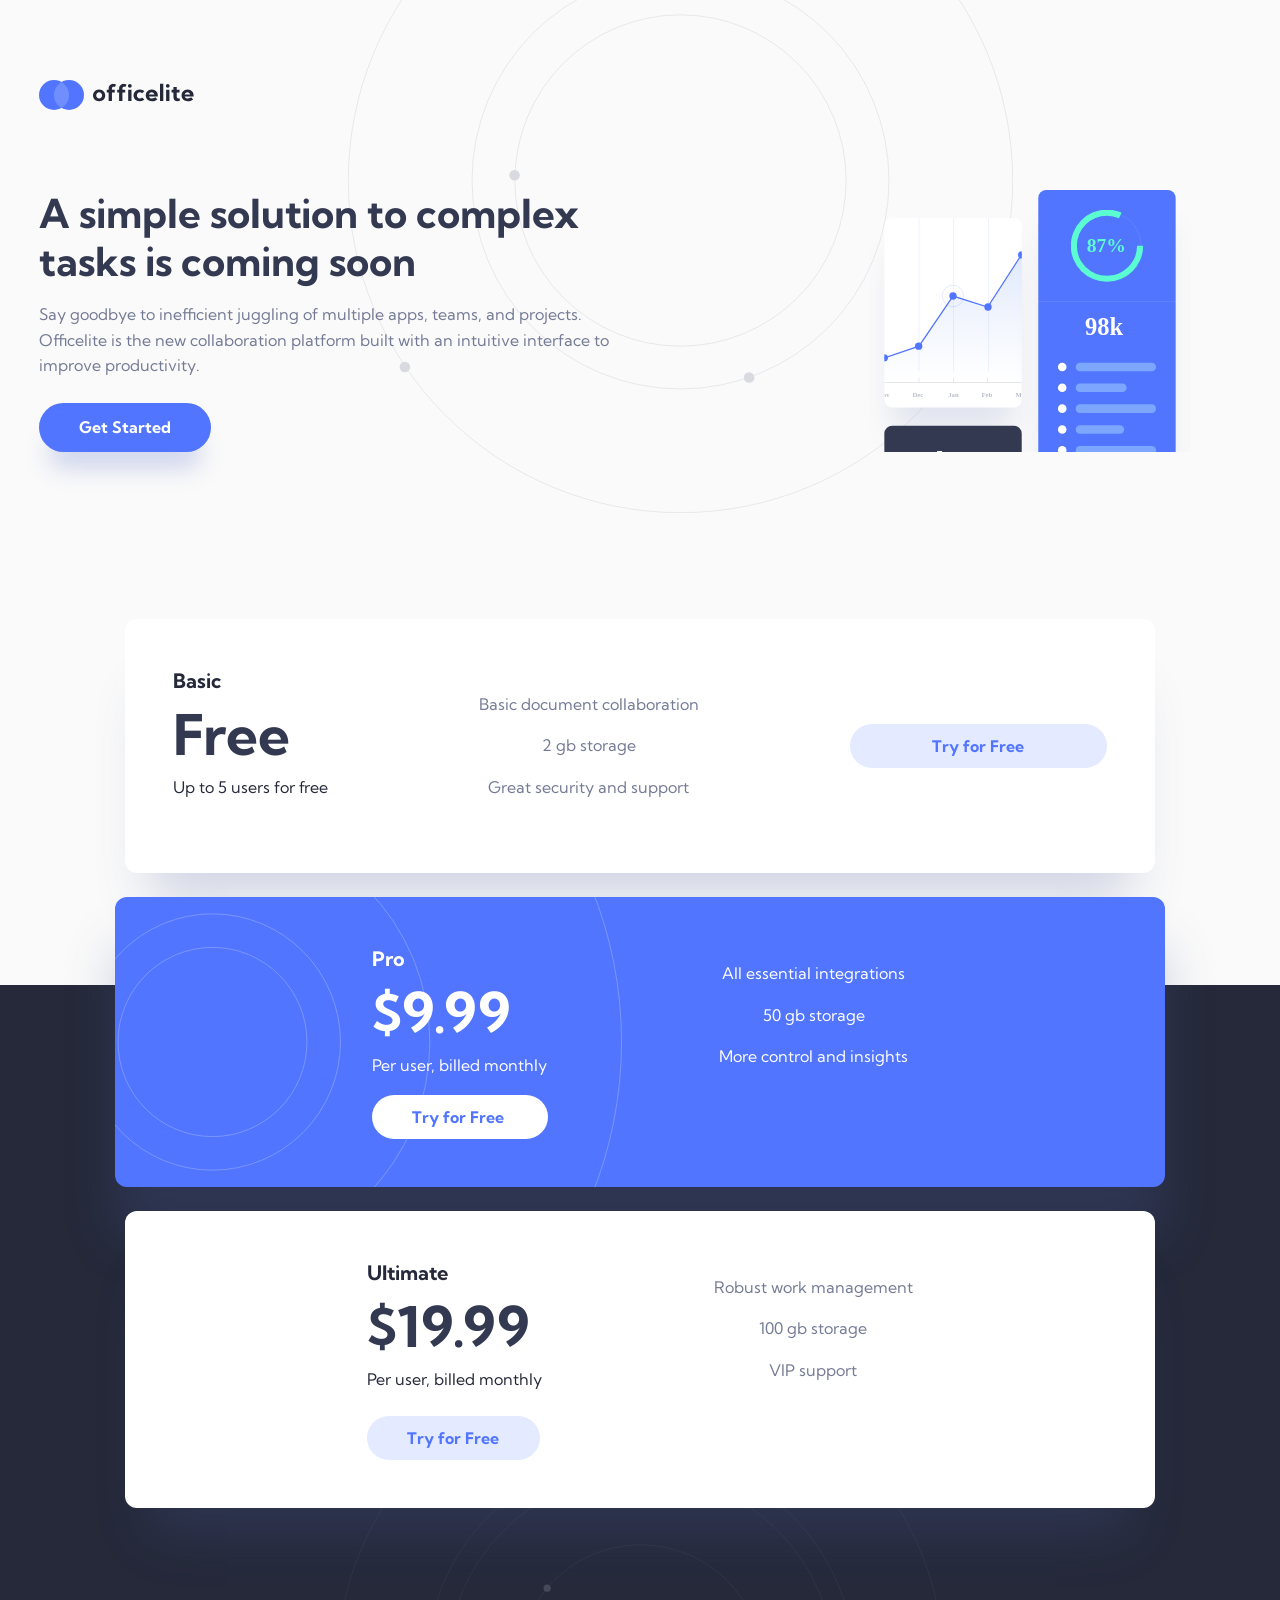
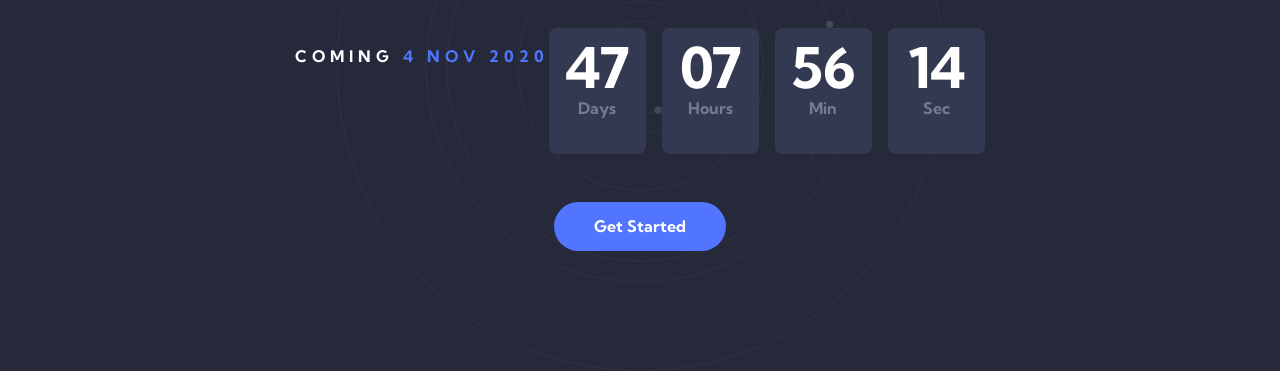
<file: index.html>
<!DOCTYPE html>
<html lang="en">
<head>
  <meta charset="UTF-8">
  <meta name="viewport" content="width=device-width, initial-scale=1.0">
  <link rel="icon" type="image/png" sizes="32x32" href="./public/assets/favicon-32x32.png">
  <link rel="preconnect" href="https://fonts.googleapis.com">
  <link rel="preconnect" href="https://fonts.gstatic.com" crossorigin>
  <link href="https://fonts.googleapis.com/css2?family=Kumbh+Sans:wght@100..900&display=swap" rel="stylesheet">
  <link rel="stylesheet" href="./public/css/home.css">
  <title>Officelite coming soon site</title>
</head>
<body>
  <div class="container">
    <!-- header section -->
      <header>
        <img src="/public/assets/shared/logo.svg" alt="">
      </header>
    <!-- header section -->

    <!--- hero section --->
      <section class="hero-section">
          <img class="hero-img" src="./public/assets/home/illustration-charts.svg" alt="illustration-charts img">
        <div class="hero-text-content">
          <h1>A simple solution to complex tasks is coming soon</h1>
          <p> Say goodbye to inefficient juggling of multiple apps, teams, and projects. Officelite is the new collaboration platform built with an intuitive interface to improve productivity.</p>
          <a class="hero-btn" href="./signup.html">Get Started</a>
        </div>
        </section>
      <!--- hero section --->
    </div>

    <!----- pricing section ----->
      <section class="pricing-section">
        <div class="pricing-cards">

          <!---- tier-card-1 ---->
          <article class="tier-card">
              <div class="card-body-content">
                <div class="card-plan-text">
                  <h4>Basic</h4>
                  <h1>Free</h1>
                  <p>Up to 5 users for free</p>
                </div>
                <div class="card-text-content">
                  <p>Basic document collaboration</p>
                  <p>2 gb storage</p>
                  <p>Great security and support</p>
                </div>
                <a class="pricing-btn" href="./signup.html">Try for Free</a>
              </div>
          </article>
        <!---- tier-card-1 ---->

        <!---- tier-card-2 ---->
          <article class="tier-card-1">
              <div class="card-body-content-1">
                <div class="card-plan-text-1">
                  <h4>Pro</h4>
                  <h1>$9.99</h1>
                  <p>Per user, billed monthly</p>
                </div>
              <div class="card-text-content-1">
                <p>All essential integrations</p>
                <p>50 gb storage</p>
                <p>More control and insights</p>
              </div>
              <a class="pricing-btn-1" href="./signup.html">Try for Free</a>
            </div>
          </article>
        <!---- tier-card-2 ---->



        <!---- tier-card-3 ---->
          <article class="tier-card-2">
             <div class="card-body-content-2">
              <div class="card-plan-text">
                <h4>Ultimate</h4>
                <h1>$19.99</h1>
                <p>Per user, billed monthly</p>
              </div>
              <div class="card-text-content">
                <p>Robust work management</p>
                <p>100 gb storage</p>
                <p>VIP support</p>
              </div>
              <a class="pricing-btn-2" href="./signup.html">Try for Free</a>
             </div>
          </article>
        <!---- tier-card-3 ---->



      <!---- countdown-section ---->
        <section class="countdown-section">
          <div class="countdown-container">
              <p>Coming <span>4 Nov 2020</span></p>
            <div class="countdown-timer">

              <!---- timer-card-1 ---->
              <div class="timer-card">
                <h1>47</h1>
                <p>Days</p>
              </div>
              <!---- timer-card-1 ---->


              <!---- timer-card-2 ---->
              <div class="timer-card">
                <h1>07</h1>
                <p>Hours</p>
              </div>
              <!---- timer-card-2 ---->


              <!---- timer-card-3 ---->
              <div class="timer-card">
                <h1>56</h1>
                <p>Min</p>
              </div>
              <!---- timer-card-3 ---->


              <!---- timer-card-4 ---->
              <div class="timer-card">
                <h1>14</h1>
                <p>Sec</p>
              </div>
              <!---- timer-card-4 ---->
            </div>
            <a class="countdown-btn" href="#">Get Started</a>
          </div>
        </section>
        </div>
      </section>

    
</body>
</html>
</file>
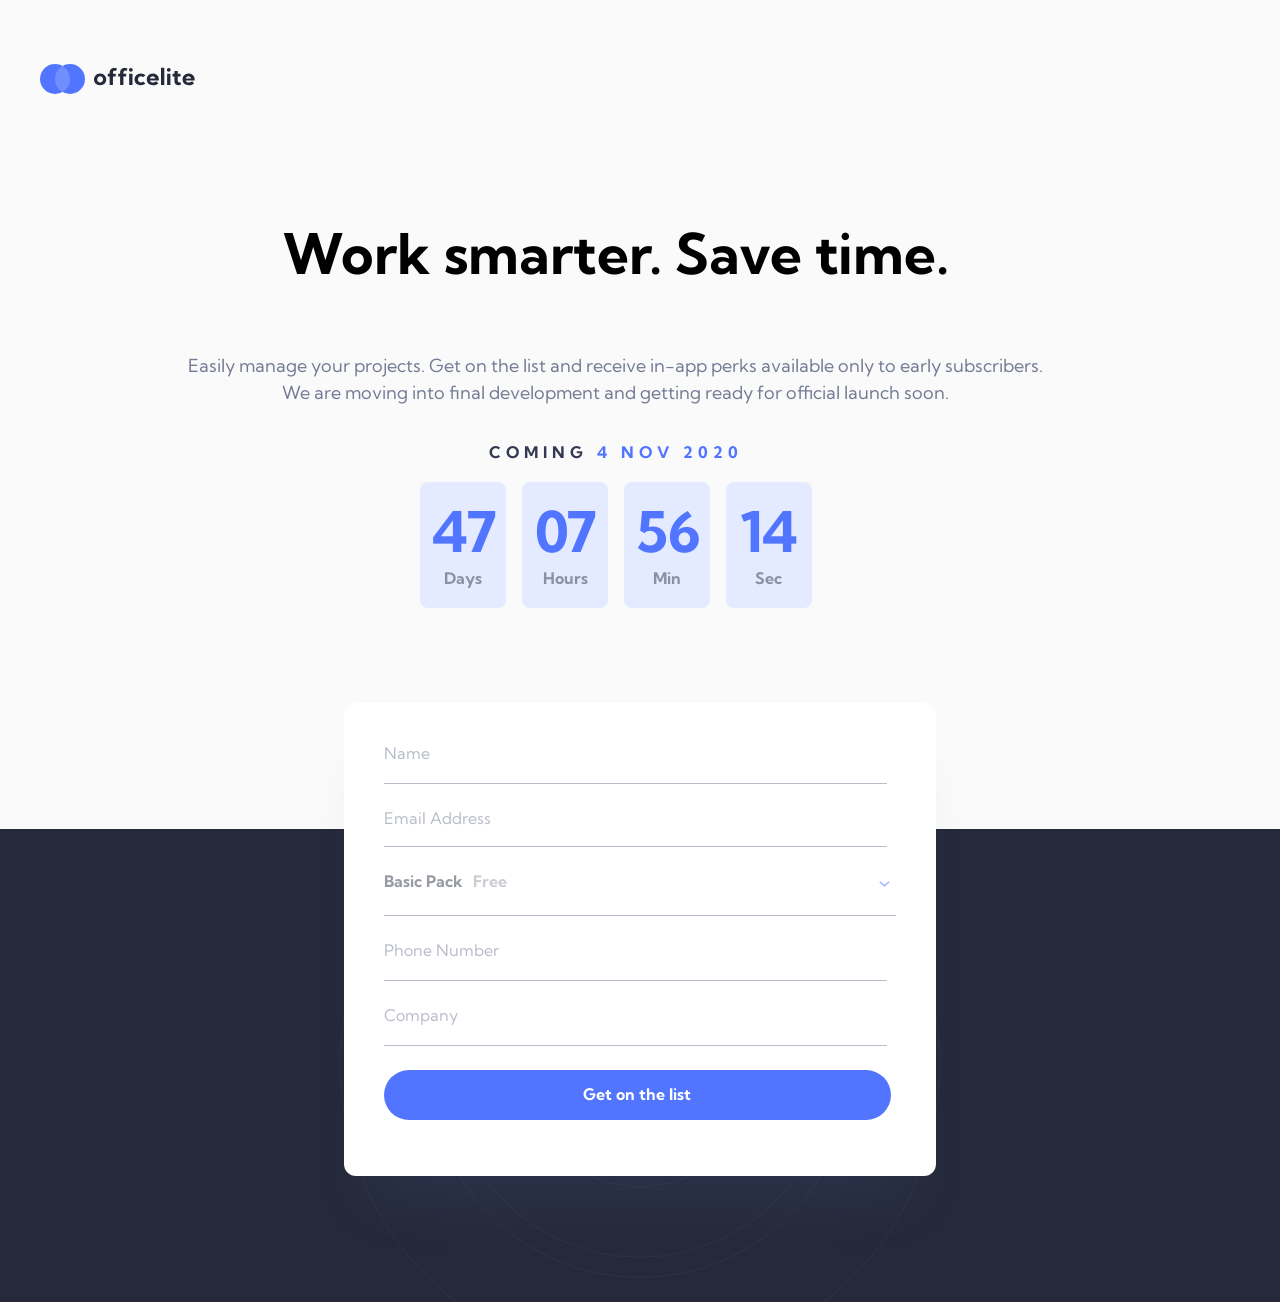
<file: signup.html>
<!DOCTYPE html>
<html lang="en">
<head>
  <meta charset="UTF-8">
  <meta name="viewport" content="width=device-width, initial-scale=1.0">
  <link rel="preconnect" href="https://fonts.googleapis.com">
  <link rel="preconnect" href="https://fonts.gstatic.com" crossorigin>
  <link href="https://fonts.googleapis.com/css2?family=Kumbh+Sans:wght@100..900&display=swap" rel="stylesheet">
  <link rel="stylesheet" href="./public/css/signup.css">
  <title>Officelite coming soon site</title>
</head>
<body>
    <div class="container">
      <header>
          <img src="./public/assets/shared/logo.svg" alt="the logo of the website">
      </header>

      <!--- left content section --->
      <section class="left-content-section">
          <div class="left-content">
            <h1>Work smarter. Save time.</h1>
            <p> Easily manage your projects. Get on the list and receive in-app perks available only to early subscribers. We are moving into final development and getting ready for official launch soon.</p>
          </div>
          <div class="countdown-container">
            <p>Coming <span>4 Nov 2020</span></p>
          <div class="countdown-timer">

            <!---- timer-card-1 ---->
              <div class="timer-card">
                <h1>47</h1>
                <p>Days</p>
              </div>
            <!---- timer-card-1 ---->


            <!---- timer-card-2 ---->
              <div class="timer-card">
                <h1>07</h1>
                <p>Hours</p>
              </div>
            <!---- timer-card-2 ---->


            <!---- timer-card-3 ---->
              <div class="timer-card">
                <h1>56</h1>
                <p>Min</p>
              </div>
            <!---- timer-card-3 ---->


            <!---- timer-card-4 ---->
              <div class="timer-card">
                <h1>14</h1>
                <p>Sec</p>
              </div>
            <!---- timer-card-4 ---->
            </div>
          </div>
      </section>
      <!--- left content section --->
    </div>

    <!--- form section --->
      <section class="form-section">
          <div class="form-container">
            <form>
              <label>Name</label>
              <input type="text" id="name-input">

              <div class="message">
                <label>Email Address</label>
                <span class="error-message">not formatted correctly</span>
                <input type="text" id="Email-input">
              </div>

            <!---- select-package- ---->
              <div class="package-container">
                <div class="package-info">
                  <label class="package-title">Basic Pack</label>
                  <span class="sub-title">Free</span>
                </div>
                
                <!-- package-toggle -->
                  <button type="button" class="package-toggle">
                    <img class="arrow-down-icon" src="./public/assets/sign-up/icon-arrow-down.svg" alt="arrow-down-icon">
                  </button>
                <!--- package-toggle --->

                <!---- package-options ---->
                  <div class="package-menu">
                    <div class="package-text">
                      <label class="package-title">Pro Pack</label>
                      <span class="sub-title">$9.99</span>
                    </div>
                    <div class="package-sub">
                      <label class="package-title">Ultimate Pack</label>
                      <span class="sub-title">$19.99</span>
                    </div>
                  </div>
                <!---- package-options ---->
              </div>
            <!---- select-package- ---->

            <label>Phone Number</label>
            <input type="number" id="number-input">

            <label>Company</label>
            <input type="text" id="company-input">

            <button type="button" class="form-btn">Get on the list</button>

            </form>
          </div>
      </section>
      <script src="./public/js/form.js"></script>
</body>
</html>
</file>
<file: public/css/home.css>
/**** typeography ****/

* {
  font-family: 'Kumbh Sans', sans-serif;
}

h1 {
  font-size: 40px;
  font-weight: 700;
  color: #333950;
  line-height: 48px;
  text-align: center;
  margin: 0;
}

h4 {
  font-size: 20px;
  color: #25293A;
  font-weight: 700;
  line-height: 28px;
  margin: 0;
}

p {
  color: #747B95;
  font-size: 16px;
  font-weight: 400;
  line-height: 25.6px;
  text-align: center;
}

/**** typeography ****/



/**** components ****/

.hero-btn {
  padding: 12px 40px;
  background-color: #5175FF;
  border-radius: 999px;
  font-size: 16px;
  font-weight: 700;
  color: #fff;
  line-height: 25.6px;
  cursor: pointer;
  box-shadow: 0 25px 25px -10px #3f5bc240;
  text-decoration: none;
}

.hero-btn:hover {
  opacity: 0.5;
}

.pricing-btn {
  padding: 12px 40px;
  background-color: #E4EAFF;
  border-radius: 999px;
  color: #5175FF;
  font-size: 16px;
  font-weight: 700;
  margin-top: 48px;
  text-decoration: none;
  width: 31%;
}

.pricing-btn:hover {
  background-color: #5175FF;
  color: #fff;
}

.pricing-btn-1 {
  padding: 12px 40px;
  background-color: #fff;
  border-radius: 999px;
  color: #5175FF;
  font-size: 16px;
  font-weight: 700;
  cursor: pointer;
  margin-top: 48px;
  text-decoration: none;
}

.pricing-btn-1:hover {
  opacity: 0.8;
}

.pricing-btn-2 {
  padding: 12px 40px;
  background-color:#E4EAFF;
  border-radius: 999px;
  color: #5175FF;
  font-size: 16px;
  font-weight: 700;
  margin-top: 48px;
  cursor: pointer;
  text-decoration: none;
}

.countdown-btn {
  padding: 12px 40px;
  background-color: #5175FF;
  border-radius: 999px;
  font-size: 16px;
  font-weight: 700;
  color: #fff;
  line-height: 25.6px;
  cursor: pointer;
  text-decoration: none ;
}

span {
  color: #5175FF;
}



/**** body ****/

.container {
  margin-left: 16px;
  margin-right: 16px;
  width: 92%;
}

body {
  background-color: #FAFAFA;
  background-image: url('/public/assets/home/bg-pattern-header.svg');
  background-repeat: no-repeat;
  background-size: 638px;
  background-position-x: center;
  background-position-y: -242px;
  position: absolute;
  margin: 0;
}

/**** body ****/



/**** header section ****/

header {
  margin-top: 40px;
  display: flex;
  justify-content: center;
}


/**** header section ****/



/**** header section ****/

.hero-section {
  display: flex;
  flex-wrap: wrap;
  justify-content: center;
  margin-top: 80px;
  margin-bottom: 796px;
}

.hero-img {
  width: 76%;
}

.hero-text-content {
  display: flex;
  flex-wrap: wrap;
  justify-content: center;
}

.hero-text-content > p {
  width: 99%;
  margin-bottom: 24px;
}

/**** header section ****/



/**** pricing section ****/

.pricing-section {
  margin-top: 80px;
  background-color: #25293A;
  height: 1217px;
  background-image: url('/public/assets/home/bg-pattern-footer.svg');
  background-size: 607px;
  background-position-x: center;
  background-repeat: no-repeat;
  background-position-y: bottom;
}

.pricing-cards {
  position: relative;
  display: flex;
  bottom: 718px;
  justify-content: center;
  align-items: center;
  flex-wrap: wrap;
  gap: 24px;
}


/**** tier-card-1 ****/

.tier-card {
  background-color: #fff;
  padding: 40px 24px;
  width: 80%;
  border-radius: 12px;
  box-shadow:  0 50px 50px -25px #4b5c9a3d;
}

.card-body-content {
  display: flex;
  flex-wrap: wrap;
  justify-content: center;
  align-items: center;
}

.card-plan-text {
  text-align: center;
}

.card-plan-text > h1 {
  font-size: 56px;
  margin: 16px 0px 16px;
}

.card-plan-text > p {
  color:#25293A;
  line-height: 25.6px;
  font-weight: 400;
  margin: 0px 0px 48px;
}

.card-text-content > p {
  margin: 16px 0px 16px;
}

/**** tier-card-1 ****/




/**** tier-card-2 ****/

.tier-card-1 {
  padding: 48px 32px;
  background-color: #5175FF;
  width: 75%;
  border-radius: 12px;
  box-shadow: 0 50px 50px 0 #4b5c9a40;
}

.card-body-content-1 {
  display: flex;
  flex-wrap: wrap;
  justify-content: center;
}


.card-plan-text-1 {
  text-align: center;
}


.card-plan-text-1 > h1 {
  color: #fff;
  font-size: 56px;
  margin: 16px 0 16px;
}


.card-plan-text-1 > h4 {
  color: #fff;
}

.card-plan-text-1 > p {
  color: #fff;
  margin: 0px 0px 48px;
}

.card-text-content-1 > p {
  color: #fff;
}

/**** tier-card-2 ****/




/**** tier-card-3 ****/

.tier-card-2 {
  padding: 40px 24px;
  background-color: #fff;
  width: 78%;
  border-radius: 12px;
  box-shadow:  0px 50px 50px -25px #4b5c9a3d;
}

.card-body-content-2 {
  display: flex;
  flex-wrap: wrap;
  justify-content: center;
}

.card-plan-text-2 {
  text-align: center;
}

.card-plan-text-2 > h1 {
  font-size: 56px;
  margin: 16px 0px 16px;
}

.card-text-content-2 {
  margin: 16px 0px 16px;
}

/**** tier-card-3 ****/


/**** countdown section ****/

.countdown-section {
  display: flex;
  flex-wrap: wrap;
  justify-content: center;
}

.countdown-container {
  margin-top: 40px;
  display: flex;
  flex-wrap: wrap;
  justify-content: center;
}

.countdown-container > p {
  font-size: 16px;
  font-weight: 700;
  color: #fff;
  line-height: 25.6px;
  text-transform: uppercase;
  letter-spacing: 5px;
}

.countdown-timer {
  display: flex;
  flex-wrap: wrap;
  justify-content: center;
  margin-bottom: 48px;
  gap: 16px;
}

.timer-card {
  padding-top: 16px;
  background-color:#333950;
  border-radius: 8px;
  width: 73px;
}

.timer-card > h1 {
  color: #fff;
  margin-bottom: 4px;
}

.timer-card > p {
  font-weight: 700;
  margin-top: 0px;
}

/**** countdown section ****/


/*** media queries tablet ***/

@media screen and (min-width:768px) {

  /*** components ***/

  .pricing-btn {
    margin: 0;
    width: 19%;
    display: flex;
    justify-content: center;
  }

  .pricing-btn-1 {
    margin: 0;
    width: 18%;
  }

  .pricing-btn-2 {
    margin: 0;
    width: 17%;
  }

  /*** components ***/


  /*** typeography ***/

  h1 {
    font-size: 40px;
  }


  
  /**** body ****/

  .container {
    margin-left: 39px;
    margin-right: 39px;
    width: 90%;
  }
  
  body {
    background-position-x: 348px;
    background-position-y: -152px;
    background-size: 665px;
  }

  /**** body ****/
  
  
  /**** header section ****/

  header {
    margin-top: 80px;
    display: flex;
    justify-content: left;
  }

  /**** header section ****/



  /**** hero section ****/


  .hero-section {
    display: flex;
    flex-wrap: wrap;
    flex-direction: row;
    justify-content: space-between;
    background-image: url('/public/assets/home/illustration-charts.svg');
    background-repeat: no-repeat;
    background-size: 322px;
    background-position-x: right;
    margin-bottom: 533px;
  }

  .hero-img {
    display: none;
  }

  .hero-text-content {
    display: flex;
    justify-content: left;
    width: 51%;
  }

  .hero-text-content > h1 {
    text-align: left;
  }

  .hero-text-content > p {
    text-align: left;
  }

  /**** hero section ****/



  /**** pricing section ****/

  .pricing-section {
    height: 986px;
    margin-top: 80px;
  }

  .pricing-cards {
    position: absolute;
    bottom: 120px;
  }


  /**** pricing-cards ****/



  /*** tier-card-1 ***/

  .tier-card {
    padding: 48px;
    width: 73%;
  }

  .card-body-content {
    display: flex;
    flex-wrap: wrap;
    justify-content: space-between;
    align-items: center;
  }

  .card-plan-text {
    text-align: left;
  }

  .card-plan-text > h1 {
    text-align: left;
  }

  .card-plan-text > p {
    margin-bottom: 24px;
  }

  /*** tier-card-1 ***/



  /*** tier-card-2 ***/

  .tier-card-1 {
    background-image: url('/public/assets/home/bg-pattern-pricing.svg');
    background-size: 819px;
    background-position-x: -312px;
    background-position-y: center;
    background-repeat: no-repeat;
    display: flex;
    flex-wrap: wrap;
    justify-content: space-around;
    width: 77%;
  }

  .card-body-content-1 {
    display: flex;
    flex-wrap: wrap;
    justify-content: space-between;
  }

  .card-plan-text-1 {
    text-align: left;
  }

  .card-plan-text-1 > h1 {
    text-align: left;
  }

  .card-plan-text-1 > p {
    margin-bottom: 16px;
  }

  /*** tier-card-2 ***/



  /*** tier-card-3 ***/

  .tier-card-2 {
    padding: 48px;
    display: flex;
    flex-wrap: wrap;
    justify-content: space-around;
    width: 73%;
  }

  .card-body-content-2 {
    display: flex;
    flex-wrap: wrap;
    justify-content: space-between;
  }

  .card-plan-text-2 {
    text-align: left;
  }

  .card-plan-text-2 > p {
    margin-bottom: 24px;
  } 

  /*** tier-card-3 ***/



  /**** countdown-container ****/  

  .countdown-section {
    width: 65%;
    display: flex;
    justify-content: center;
  }

  .countdown-container {
    margin-top: 96px;
    width: 90%;
  }

  .countdown-timer {
    display: flex;
    justify-content: center;
    flex-wrap: wrap;
  }

  .timer-card {
    padding: 16px 12px;
  }

  .timer-card > h1 {
    font-size: 56px;
  }

  /**** countdown-container ****/ 
}

/**** media queries desktop ****/ 

@media screen and (min-width:1440px) {

  /**** typeography ****/

  h1 {
    font-size: 56px;
    line-height: 67.2px;
  }
  

  p {
    font-size: 18px;
    line-height: 27px;
  }

  /**** typeography ****/




  /**** components ****/

  .pricing-btn {
    width: 30%;
  }

  .pricing-btn-1 {
    width: 30%;
  }

  .pricing-btn-2 {
    width: 30%;
  }

  .countdown-btn {
    width: 17%;
    margin-bottom: 121px;
  }

  /**** components ****/




  /**** body ****/ 

  .container {
    margin-left: 125px;
    margin-right: 125px;
    width: 83%;
  }

  body {
    background-image: url('/public/assets/home/bg-pattern-header.svg');
    background-position-x: 826px;
    background-size: 983px;
    background-position-y: -346px;
  }

  /**** body ****/ 



  /**** header section ****/ 

  header {
    margin-top: 80px;
  }

  /**** header section ****/ 




  /**** hero section ****/ 

  .hero-section {
    padding-bottom: 150px;
    width: 97%;
    display: flex;
    flex-wrap: wrap;
    background-size: 523px;
    margin-bottom: 462px;
    flex-direction: row;
    background-position-y: top;
    background-position-x: 651px;
  }

  .hero-text-content {
    display: flex;
    flex-wrap: wrap;
    width: 50%;
  }

  /**** hero section ****/ 




  /**** pricing section ****/ 

  .pricing-section {
    width: 1440px;
    height: 793px;
    background-image: url('/public/assets/home/bg-pattern-footer.svg');
    background-position-x: -164px;
    background-position-y: 38px;
    background-size: 1056px;
  }

  .pricing-cards {
    position: relative;
    bottom: 293px;
    display: flex;
    flex-wrap: wrap;
    flex-direction: row;
  }


  /*** tier-card-1 ***/

  .tier-card {
    width: 309px;
  }

  .card-body-content {
    display: flex;
    flex-wrap: wrap;
    justify-content: center;
    gap: 40px;
  }

  .card-plan-text {
    text-align: center;
  }

  .card-plan-text > h1 {
    text-align: center;
    margin-top: 40px;
    margin-bottom: 8px;
  }

  /*** tier-card-1 ***/



  /*** tier-card-2 ***/

  .tier-card-1 {
    background-image: none;
    width: 309px;
  }

  .card-body-content-1 {
    display: flex;
    flex-wrap: wrap;
    justify-content: center;
    gap: 40px;
  }

  .card-plan-text-1 {
    text-align: center;
  }

  .card-plan-text-1 > h1 {
    text-align: center;
    margin-top: 40px;
    margin-bottom: 8px;
  }

  /*** tier-card-2 ***/



  /*** tier-card-3 ***/

  .tier-card-2 {
    width: 309px;
  }

  .card-body-content-2 {
    display: flex;
    flex-wrap: wrap;
    justify-content: center;
    gap: 40px;
  }

  .card-plan-text-2 {
    text-align: center;
  }

  .card-plan-text-2 > h1 {
    text-align: center;
    margin-top: 40px;
    margin-bottom: 8px;
  }

  /*** tier-card-3 ***/




  /**** countdown-container ****/

  .countdown-section {
    display: flex;
    flex-wrap: wrap;
    justify-content: space-between;
    width: 80%;
  }

  .countdown-container {
    display: flex;
    width: 50%;
    flex-direction: row;
    justify-content: left;
  }

  .timer-card {
    padding: 16px 12px;
    width: 85px;
  }

}
</file>
<file: public/css/signup.css>
/**** typeography ****/

* {
  font-family: 'Kumbh Sans', sans-serif;
}

h1 {
  font-size: 40px;
  text-align: center;
}

p {
  font-size: 18px;
  color: #747B95;
  font-weight: 400;
  line-height: 27px;
  text-align: center;
}

.package-title {
  font-size: 16px;
  color: #333950;
  font-weight: 700;
  opacity: 1;
}

.package-info > span {
  font-size: 16px;
  color: #333950;
  opacity: 0.5;
  font-weight: 700;
}


/**** typeography ****/



/**** components ****/

label {
  font-size: 16px;
  color: #747B95;
  opacity: 0.5;
}

input {
  width: 95%;
  border: none;
  padding-left: 15px;
  border-bottom: 1px solid #747B95;
  opacity: 0.5;
  margin-bottom: 24px;
  cursor: pointer;
  outline: none;
}

input:focus {
  border-bottom: 2px solid #5175FF;
}

.package-toggle {
  background: transparent;
  display: flex;
  border: none;
}

.form-btn {
  padding: 12px 40px;
  border-radius: 999px;
  background-color:#5175FF ;
  font-size: 16px;
  font-weight: 700;
  color: #fff;
  line-height: 25.6px;
  border: none;
  width: 99%;
}

.arrow-down-icon {
  width: 11px;
  height: 5.5px;
}

span {
  color: #5175FF;
}

.error-message {
  color: #747B95;
  font-size: 12px;
  display: none;
}


/**** body ****/

.container {
  margin-left: 16px;
  margin-right: 16px;
  width: 93%;
}

body {
  margin: 0;
  background-color: #FAFAFA;
}

/**** body ****/




/**** header section ****/

header {
  margin: 32px 0px 80px;
  display: flex;
  justify-content: center;
}

/**** header section ****/




/**** left content section ****/

.left-content-section {
  display: flex;
  flex-wrap: wrap;
  justify-content: center;
}


.countdown-container {
  margin-top: 40px;
  margin-bottom: 80px;
}

.countdown-container > p {
  font-size: 16px;
  color: #333950;
  font-weight: 700;
  line-height: 25.6px;
  letter-spacing: 5px;
  text-transform: uppercase;
}

.countdown-timer {
  display: flex;
  flex-wrap: wrap;
  justify-content: center;
  gap: 16px;
}

.timer-card {
  background-color: #E4EAFF;
  padding: 16px 12px;
  border-radius: 8px;
  width: 47px;
}

.timer-card > h1 {
  margin-top: 0px;
  margin-bottom: 0;
  color: #5175FF;
}

.timer-card > p {
  opacity: 0.5;
  font-size: 16px;
  font-weight: 700;
  color: #333950;
  margin: 0;
}

/**** left content section ****/





/**** form section ****/

.form-section {
  background-color: #25293A;
  height: 316px;
  margin-top: 252px;
  background-image: url('/public/assets/sign-up/bg-pattern-side.svg');
  background-size: 500px;
  background-position-x: center;
  background-position-y: center;
  display: flex;
  flex-wrap: wrap;
  justify-content: center;
}

.form-container {
  position: relative;
  width: 75%;
  background-color: #fff;
  border-radius: 12px;
  padding: 40px 20px;
  box-shadow: 0 50px 50px -25px #4b5c9a29;
  bottom: 242px;
}

.message {
 display: flex;
 flex-wrap: wrap;
 justify-content: space-between;
}

.package-container {
  display: flex;
  flex-wrap: wrap;
  justify-content: space-between;
  align-items: baseline;
  border-bottom: 1px solid #747B95;
  padding: 0px 0px 24px;
  margin: 0px 0px 24px;
  opacity: 0.5;
}

.package-info {
  display: flex;
  flex-wrap: wrap;
  justify-content: space-between;
  align-items: center;
  gap: 10px;
}

.package-menu {
  display: none;
}

.package-text {
  display: flex;
  flex-wrap: wrap;
  gap: 10px;
}

.package-sub {
  display: flex;
  gap: 10px;
}

/**** form section ****/


/**** form section ****/

@media screen and (min-width:768px) {

  /**** typeography ****/

  h1 {
    font-size: 56px;
    font-weight: 700;
    line-height: 67.2px;
  }
  
  /**** body ****/

  .container {
    margin-left: 40px;
    margin-right: 40px;
    width: 90%;
  }

  /**** body ****/


  /**** header section ****/

  header {
    display: flex;
    justify-content: left;
    margin-top: 64px;
  }

  /**** header section ****/

  
  /**** left content section ****/

  .left-content-section {
    display: flex;
    flex-wrap: wrap;
    justify-content: center;
  }

  .left-content {
    display: flex;
    justify-content: center;
    flex-wrap: wrap;
    width: 76%;
  }

  .countdown-container {
    margin-top: 0;
    display: flex;
    flex-wrap: wrap;
    justify-content: center;
  }

  .countdown-timer {
    display: flex;
    width: 80%;
  }

  .timer-card {
    width: 12%;
  }

  /**** left content section ****/


  /**** form section ****/

  .form-section {
    margin-top: 141px;
    height: 473px;
    background-image: url('/public/assets/sign-up/bg-pattern-side.svg');
    background-repeat: no-repeat;
    background-size: 600px;
  }

  .form-container {
    position: relative;
    bottom: 126px;
    padding: 40px;
    width: 40%;
  }

  .package-text {
    display: flex;
    flex-wrap: wrap;
  }

  .package-sub {
    display: flex;
    flex-wrap: wrap;
  }

  /**** form section ****/
}


/**** media queries desktop ****/

@media screen and (min-width:1440px) {
  
  /**** body ****/

  .container {
    margin-left: 108px;
    margin-right: 108px;
    width: 85%;
  }

  body {
    display: flex;
    flex-direction: row;
    justify-content: right;
  }

  /**** body ****/



  /**** header section ****/

  header {
    margin-top: 80px;
  }

  /**** header section ****/


  /**** left content section ****/

  .left-content-section {
    display: flex;
    flex-wrap: wrap;
    justify-content: left;
  }

  .left-content {
    width: 73%;
    text-align: left;
  }

  .left-content > p {
    text-align: left;
  }

  .left-content > h1 {
    margin: 0;
    text-align: left;
  }

   /**** left content section ****/


  /**** countdown section ****/

    .countdown-container {
      display: flex;
      justify-content: left;
    }

    .countdown-timer {
      display: flex;
      justify-content: left;
    }

    .timer-card {
      width: 15%;
    }

   /**** countdown section ****/


   /**** form section ****/

   .form-section {
    display: flex;
    flex-direction: row;
    height: 1024px;
    margin: 0;
    background-image: url('/public/assets/sign-up/bg-pattern-side.svg');
    background-size: 1421px;
    background-position-x: center;
    background-position-y: bottom;
   }

   .form-container {
    position: relative;
    width: 80%;
    right: 148px;
    top: 191px;
    padding: 40px;
    height: 409px;
   }

   .package-container {
    display: flex;
    justify-content: space-between;
   }
   
}
</file>
